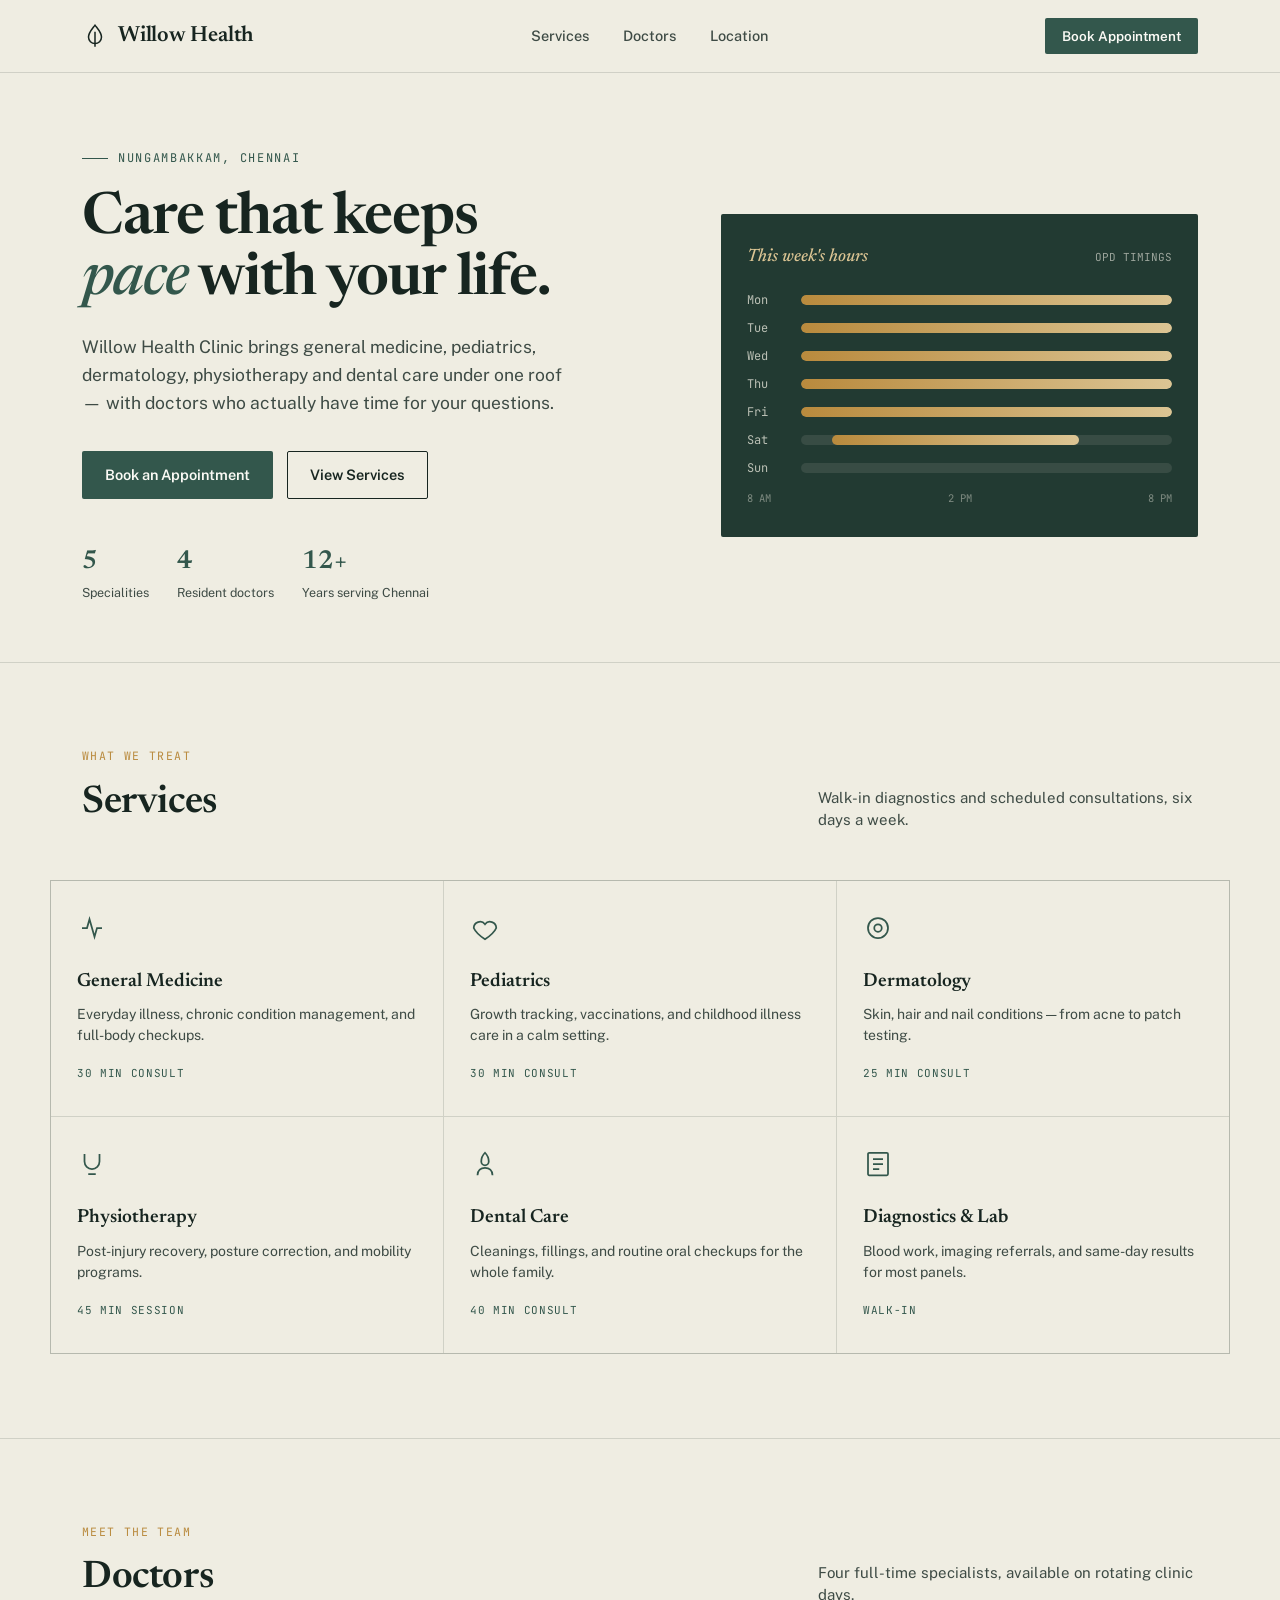
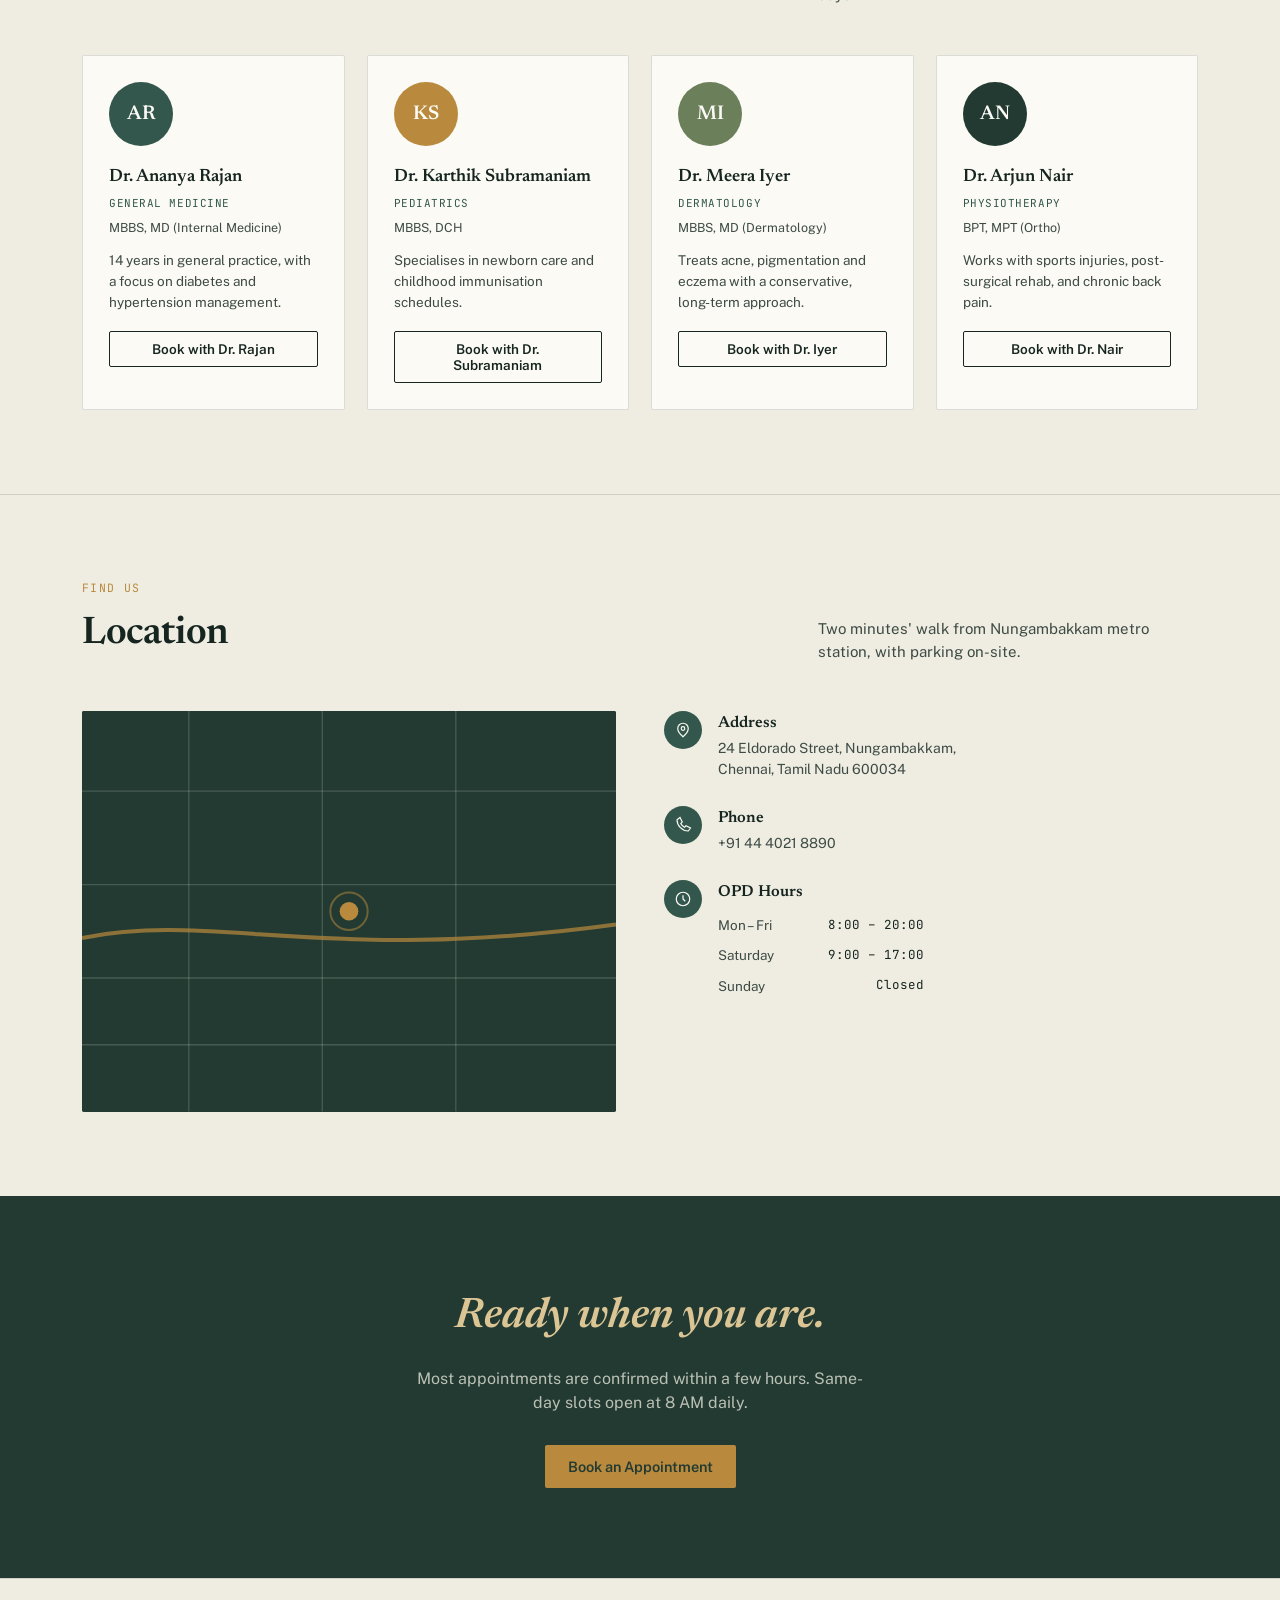
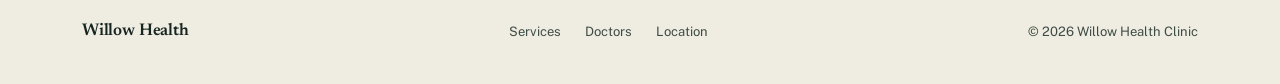
<file: FrontEnd/Index.html>
<!DOCTYPE html>
<html lang="en">
<head>
<meta charset="UTF-8">
<meta name="viewport" content="width=device-width, initial-scale=1.0">
<title>Willow Health Clinic — Book an Appointment</title>
<link rel="preconnect" href="https://fonts.googleapis.com">
<link href="https://fonts.googleapis.com/css2?family=Newsreader:ital,wght@0,400;0,500;0,600;1,500;1,600&family=Public+Sans:wght@400;500;600;700&family=JetBrains+Mono:wght@400;500&display=swap" rel="stylesheet">
<link rel="stylesheet" href="Style.css">
</head>
<body>
<header>
  <nav>
    <div class="logo">
      <svg viewBox="0 0 24 24" fill="none"><path d="M12 2C9 6 6 9 6 13a6 6 0 0012 0c0-4-3-7-6-11z" stroke="currentColor" stroke-width="1.4" fill="none"/><path d="M12 8v14" stroke="currentColor" stroke-width="1.4"/></svg>
      Willow Health
    </div>
    <div class="nav-links">
      <a href="#services">Services</a>
      <a href="#doctors">Doctors</a>
      <a href="#location">Location</a>
    </div>
    <button class="btn btn-primary btn-sm nav-cta" onclick="openModal()">Book Appointment</button>
    <button class="menu-btn" onclick="document.querySelector('.nav-links').classList.toggle('mobile-open'); document.querySelector('.nav-links').style.display = document.querySelector('.nav-links').style.display === 'flex' ? 'none' : 'flex'; document.querySelector('.nav-links').style.flexDirection='column'; document.querySelector('.nav-links').style.position='absolute'; document.querySelector('.nav-links').style.top='64px'; document.querySelector('.nav-links').style.left='0'; document.querySelector('.nav-links').style.right='0'; document.querySelector('.nav-links').style.background='var(--paper)'; document.querySelector('.nav-links').style.padding='20px 32px'; document.querySelector('.nav-links').style.borderBottom='1px solid var(--line)';" aria-label="Menu">
      <svg width="18" height="18" viewBox="0 0 24 24" fill="none"><path d="M3 6h18M3 12h18M3 18h18" stroke="currentColor" stroke-width="1.6"/></svg>
    </button>
  </nav>
</header>

<section class="hero" style="border-top:none;">
  <div class="wrap hero-grid">
    <div>
      <span class="eyebrow">Nungambakkam, Chennai</span>
      <h1>Care that keeps<br><em>pace</em> with your life.</h1>
      <p class="lead">Willow Health Clinic brings general medicine, pediatrics, dermatology, physiotherapy and dental care under one roof — with doctors who actually have time for your questions.</p>
      <div class="hero-actions">
        <button class="btn btn-primary" onclick="openModal()">Book an Appointment</button>
        <a href="#services" class="btn btn-ghost">View Services</a>
      </div>
      <div class="hero-meta">
        <div><div class="num">5</div><div class="lbl">Specialities</div></div>
        <div><div class="num">4</div><div class="lbl">Resident doctors</div></div>
        <div><div class="num">12+</div><div class="lbl">Years serving Chennai</div></div>
      </div>
    </div>
    <div class="rhythm">
      <div class="rhythm-head">
        <h3>This week's hours</h3>
        <span>OPD TIMINGS</span>
      </div>
      <div id="rhythmRows"></div>
      <div class="rhythm-foot"><span>8 AM</span><span>2 PM</span><span>8 PM</span></div>
    </div>
  </div>
</section>

<section id="services">
  <div class="wrap">
    <div class="sec-head">
      <div>
        <span class="sec-eyebrow">What we treat</span>
        <h2>Services</h2>
      </div>
      <p>Walk-in diagnostics and scheduled consultations, six days a week.</p>
    </div>
  </div>
  <div class="wrap" style="padding:0;">
    <div class="services-grid">

      <div class="service-card">
        <svg viewBox="0 0 24 24" fill="none" stroke="currentColor" stroke-width="1.4"><path d="M4 12h4l2-7 4 14 2-7h4"/></svg>
        <h3>General Medicine</h3>
        <p>Everyday illness, chronic condition management, and full-body checkups.</p>
        <span class="dur">30 min consult</span>
      </div>

      <div class="service-card">
        <svg viewBox="0 0 24 24" fill="none" stroke="currentColor" stroke-width="1.4"><path d="M12 21s-7-4.5-9-9a5 5 0 019-3 5 5 0 019 3c-2 4.5-9 9-9 9z"/></svg>
        <h3>Pediatrics</h3>
        <p>Growth tracking, vaccinations, and childhood illness care in a calm setting.</p>
        <span class="dur">30 min consult</span>
      </div>

      <div class="service-card">
        <svg viewBox="0 0 24 24" fill="none" stroke="currentColor" stroke-width="1.4"><circle cx="12" cy="12" r="8"/><circle cx="12" cy="12" r="3"/></svg>
        <h3>Dermatology</h3>
        <p>Skin, hair and nail conditions — from acne to patch testing.</p>
        <span class="dur">25 min consult</span>
      </div>

      <div class="service-card">
        <svg viewBox="0 0 24 24" fill="none" stroke="currentColor" stroke-width="1.4"><path d="M6 4v6a6 6 0 0012 0V4M9 20h6"/></svg>
        <h3>Physiotherapy</h3>
        <p>Post-injury recovery, posture correction, and mobility programs.</p>
        <span class="dur">45 min session</span>
      </div>

      <div class="service-card">
        <svg viewBox="0 0 24 24" fill="none" stroke="currentColor" stroke-width="1.4"><path d="M12 3c2 2 3 4 3 7a3 3 0 01-6 0c0-3 1-5 3-7z"/><path d="M6 21c0-4 2.7-6 6-6s6 2 6 6"/></svg>
        <h3>Dental Care</h3>
        <p>Cleanings, fillings, and routine oral checkups for the whole family.</p>
        <span class="dur">40 min consult</span>
      </div>

      <div class="service-card">
        <svg viewBox="0 0 24 24" fill="none" stroke="currentColor" stroke-width="1.4"><rect x="4" y="3" width="16" height="18" rx="1"/><path d="M8 8h8M8 12h8M8 16h5"/></svg>
        <h3>Diagnostics &amp; Lab</h3>
        <p>Blood work, imaging referrals, and same-day results for most panels.</p>
        <span class="dur">Walk-in</span>
      </div>

    </div>
  </div>
</section>

<section id="doctors">
  <div class="wrap">
    <div class="sec-head">
      <div>
        <span class="sec-eyebrow">Meet the team</span>
        <h2>Doctors</h2>
      </div>
      <p>Four full-time specialists, available on rotating clinic days.</p>
    </div>
    <div class="doctors-grid">

      <div class="doc-card">
        <div class="avatar" style="background:#33574C;">AR</div>
        <h3>Dr. Ananya Rajan</h3>
        <div class="spec">General Medicine</div>
        <div class="creds">MBBS, MD (Internal Medicine)</div>
        <p class="bio">14 years in general practice, with a focus on diabetes and hypertension management.</p>
        <button class="btn btn-ghost btn-sm" onclick="openModal('Dr. Ananya Rajan')">Book with Dr. Rajan</button>
      </div>

      <div class="doc-card">
        <div class="avatar" style="background:#B98A3D;">KS</div>
        <h3>Dr. Karthik Subramaniam</h3>
        <div class="spec">Pediatrics</div>
        <div class="creds">MBBS, DCH</div>
        <p class="bio">Specialises in newborn care and childhood immunisation schedules.</p>
        <button class="btn btn-ghost btn-sm" onclick="openModal('Dr. Karthik Subramaniam')">Book with Dr. Subramaniam</button>
      </div>

      <div class="doc-card">
        <div class="avatar" style="background:#6B7F5A;">MI</div>
        <h3>Dr. Meera Iyer</h3>
        <div class="spec">Dermatology</div>
        <div class="creds">MBBS, MD (Dermatology)</div>
        <p class="bio">Treats acne, pigmentation and eczema with a conservative, long-term approach.</p>
        <button class="btn btn-ghost btn-sm" onclick="openModal('Dr. Meera Iyer')">Book with Dr. Iyer</button>
      </div>

      <div class="doc-card">
        <div class="avatar" style="background:#223A32;">AN</div>
        <h3>Dr. Arjun Nair</h3>
        <div class="spec">Physiotherapy</div>
        <div class="creds">BPT, MPT (Ortho)</div>
        <p class="bio">Works with sports injuries, post-surgical rehab, and chronic back pain.</p>
        <button class="btn btn-ghost btn-sm" onclick="openModal('Dr. Arjun Nair')">Book with Dr. Nair</button>
      </div>

    </div>
  </div>
</section>

<section id="location">
  <div class="wrap">
    <div class="sec-head">
      <div>
        <span class="sec-eyebrow">Find us</span>
        <h2>Location</h2>
      </div>
      <p>Two minutes' walk from Nungambakkam metro station, with parking on-site.</p>
    </div>
    <div class="loc-grid">
      <div class="map-box">
        <svg viewBox="0 0 400 300" preserveAspectRatio="xMidYMid slice">
          <rect width="400" height="300" fill="#223A32"/>
          <g stroke="rgba(239,237,226,0.18)" stroke-width="1">
            <line x1="0" y1="60" x2="400" y2="60"/>
            <line x1="0" y1="130" x2="400" y2="130"/>
            <line x1="0" y1="200" x2="400" y2="200"/>
            <line x1="0" y1="250" x2="400" y2="250"/>
            <line x1="80" y1="0" x2="80" y2="300"/>
            <line x1="180" y1="0" x2="180" y2="300"/>
            <line x1="280" y1="0" x2="280" y2="300"/>
          </g>
          <path d="M0 170 C 100 150, 180 190, 400 160" stroke="#B98A3D" stroke-width="3" fill="none" opacity="0.7"/>
          <circle cx="200" cy="150" r="7" fill="#B98A3D"/>
          <circle cx="200" cy="150" r="14" fill="none" stroke="#B98A3D" stroke-width="1.5" opacity="0.5"/>
        </svg>
      </div>
      <div class="info-list">
        <div class="info-item">
          <div class="ic"><svg viewBox="0 0 24 24" fill="none" stroke="currentColor" stroke-width="1.6"><path d="M12 21s-7-6-7-11a7 7 0 0114 0c0 5-7 11-7 11z"/><circle cx="12" cy="10" r="2.4"/></svg></div>
          <div>
            <h4>Address</h4>
            <p>24 Eldorado Street, Nungambakkam,<br>Chennai, Tamil Nadu 600034</p>
          </div>
        </div>
        <div class="info-item">
          <div class="ic"><svg viewBox="0 0 24 24" fill="none" stroke="currentColor" stroke-width="1.6"><path d="M4 5c0 8 7 15 15 15l3-4-6-3-2 2c-2-1-4-3-5-5l2-2-3-6z"/></svg></div>
          <div>
            <h4>Phone</h4>
            <p>+91 44 4021 8890</p>
          </div>
        </div>
        <div class="info-item">
          <div class="ic"><svg viewBox="0 0 24 24" fill="none" stroke="currentColor" stroke-width="1.6"><circle cx="12" cy="12" r="9"/><path d="M12 7v5l3 3"/></svg></div>
          <div>
            <h4>OPD Hours</h4>
            <table class="hours-table">
              <tr><td>Mon – Fri</td><td>8:00 – 20:00</td></tr>
              <tr><td>Saturday</td><td>9:00 – 17:00</td></tr>
              <tr><td>Sunday</td><td>Closed</td></tr>
            </table>
          </div>
        </div>
      </div>
    </div>
  </div>
</section>

<div class="cta-band">
  <div class="wrap">
    <h2>Ready when you are.</h2>
    <p>Most appointments are confirmed within a few hours. Same-day slots open at 8 AM daily.</p>
    <button class="btn btn-primary" onclick="openModal()">Book an Appointment</button>
  </div>
</div>

<footer>
  <div class="wrap foot-row">
    <div class="logo">Willow Health</div>
    <div class="foot-links">
      <a href="#services">Services</a>
      <a href="#doctors">Doctors</a>
      <a href="#location">Location</a>
    </div>
    <div class="foot-links" style="color:var(--ink-soft);">© 2026 Willow Health Clinic</div>
  </div>
</footer>

<!-- Booking Modal -->
<div class="modal-overlay" id="modalOverlay" onclick="if(event.target===this) closeModal()">
  <div class="modal" id="modalBody">
    <button class="modal-close" onclick="closeModal()" aria-label="Close">
      <svg width="18" height="18" viewBox="0 0 24 24" fill="none"><path d="M6 6l12 12M18 6L6 18" stroke="currentColor" stroke-width="1.6"/></svg>
    </button>
    <div id="formView">
      <h3>Book an Appointment</h3>
      <p class="sub">We'll confirm your slot by phone within a few hours.</p>
      <form id="bookingForm" onsubmit="submitForm(event)">
        <div class="field">
          <label for="name">Full name</label>
          <input type="text" id="name" required placeholder="Your name">
        </div>
        <div class="field-row">
          <div class="field">
            <label for="phone">Phone</label>
            <input type="tel" id="phone" required placeholder="+91 ">
          </div>
          <div class="field">
            <label for="date">Preferred date</label>
            <input type="date" id="date" required>
          </div>
        </div>
        <div class="field">
          <label for="service">Service</label>
          <select id="service" required>
            <option value="">Select a service</option>
            <option>General Medicine</option>
            <option>Pediatrics</option>
            <option>Dermatology</option>
            <option>Physiotherapy</option>
            <option>Dental Care</option>
            <option>Diagnostics & Lab</option>
          </select>
        </div>
        <div class="field">
          <label for="doctor">Preferred doctor (optional)</label>
          <select id="doctor">
            <option value="">No preference</option>
            <option>Dr. Ananya Rajan</option>
            <option>Dr. Karthik Subramaniam</option>
            <option>Dr. Meera Iyer</option>
            <option>Dr. Arjun Nair</option>
          </select>
        </div>
        <button type="submit" class="btn btn-primary">Request Appointment</button>
      </form>
    </div>
    <div id="confirmView" style="display:none;">
      <div class="confirm">
        <div class="ic-ok"><svg width="24" height="24" viewBox="0 0 24 24" fill="none"><path d="M5 13l4 4L19 7" stroke="currentColor" stroke-width="2"/></svg></div>
        <h3>Request received</h3>
        <p id="confirmText">We'll call you shortly to confirm your slot.</p>
        <button class="btn btn-ghost" style="margin-top:22px;width:100%;" onclick="closeModal()">Done</button>
      </div>
    </div>
  </div>
</div>
<script src="Script.js"></script>
</body>
</html>
</file>
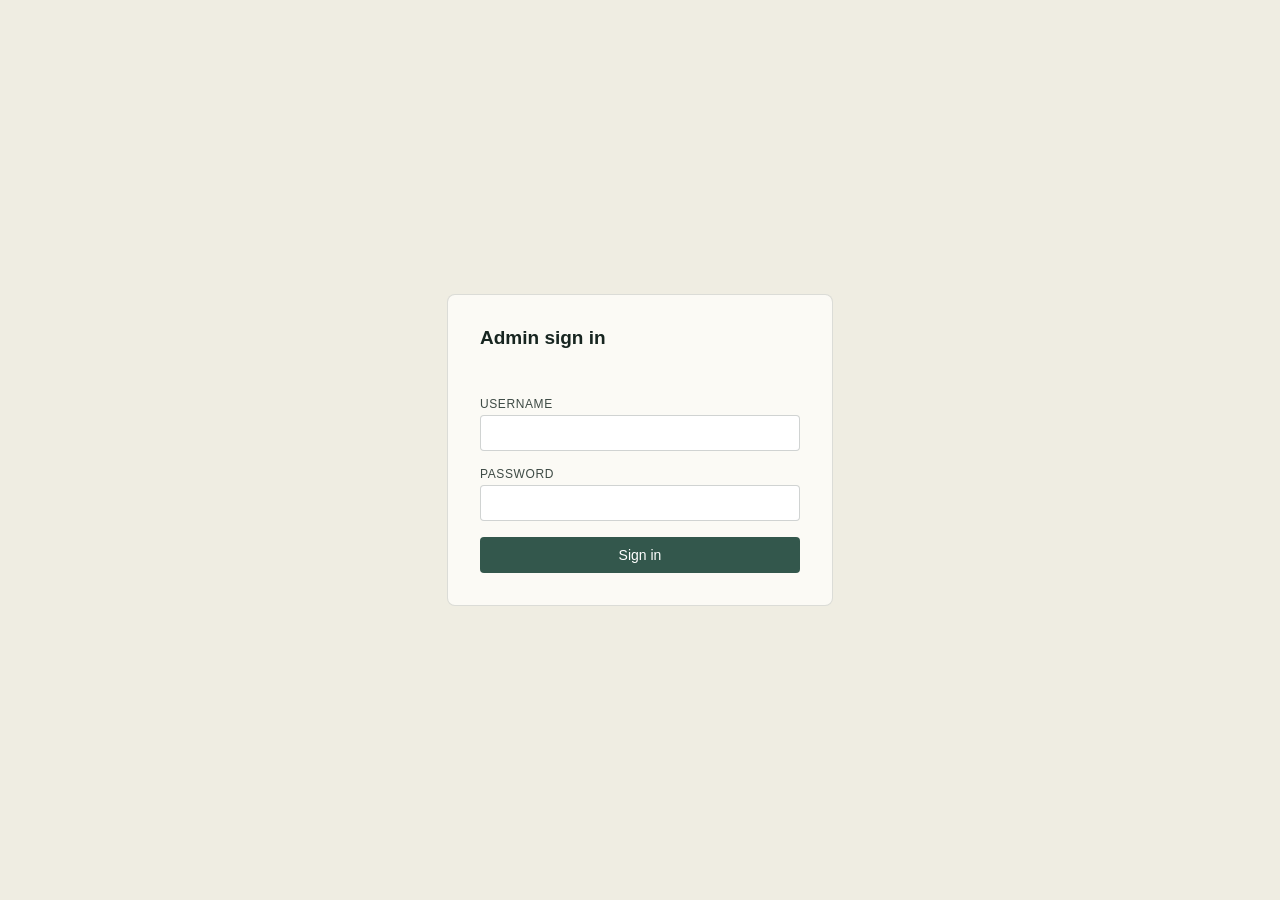
<file: Backend/login.html>
<!DOCTYPE html>
<html lang="en">
<head>
<meta charset="UTF-8">
<title>Willow Health — Admin Login</title>
<style>
  body{ font-family: -apple-system, Arial, sans-serif; background:#EFEDE2; color:#172520;
        margin:0; min-height:100vh; display:flex; align-items:center; justify-content:center; }
  .card{ background:#FBFAF5; border:1px solid rgba(23,37,32,0.14); border-radius:8px;
         padding:32px; width:320px; }
  h1{ font-size:19px; margin:0 0 20px; }
  label{ display:block; font-size:12px; text-transform:uppercase; letter-spacing:0.05em;
         color:#3E4B45; margin-bottom:4px; }
  input{ width:100%; box-sizing:border-box; padding:9px 10px; margin-bottom:16px;
         border:1px solid rgba(23,37,32,0.2); border-radius:4px; font-size:14px; }
  button{ width:100%; padding:10px; background:#33574C; color:#fff; border:none;
          border-radius:4px; font-size:14px; cursor:pointer; }
  button:disabled{ opacity:0.6; cursor:default; }
  .error{ color:#c0504d; font-size:13px; margin-bottom:12px; min-height:16px; }
</style>
</head>
<body>
  <form class="card" id="loginForm">
    <h1>Admin sign in</h1>
    <div class="error" id="errorMsg"></div>
    <label for="username">Username</label>
    <input id="username" name="username" autocomplete="username" required>
    <label for="password">Password</label>
    <input id="password" name="password" type="password" autocomplete="current-password" required>
    <button type="submit" id="submitBtn">Sign in</button>
  </form>

  <script>
    // Point this at your running backend
    const API_BASE = "https://willow-clinic-api.onrender.com";

    const form = document.getElementById('loginForm');
    const errorEl = document.getElementById('errorMsg');
    const btn = document.getElementById('submitBtn');

    // If already logged in, skip straight to the dashboard.
    if (localStorage.getItem('adminToken')) {
      window.location.href = '/admin/dashboard';
    }

    form.addEventListener('submit', async (e) => {
      e.preventDefault();
      errorEl.textContent = '';
      btn.disabled = true;
      btn.textContent = 'Signing in…';

      const username = document.getElementById('username').value;
      const password = document.getElementById('password').value;

      try {
        const res = await fetch(`${API_BASE}/api/login`, {
          method: 'POST',
          headers: {'Content-Type': 'application/json'},
          body: JSON.stringify({username, password})
        });
        if (!res.ok) {
          throw new Error('Invalid username or password');
        }
        const data = await res.json();
        localStorage.setItem('adminToken', data.token);
        window.location.href = '/admin/dashboard';
      } catch (err) {
        errorEl.textContent = err.message || 'Sign in failed';
        btn.disabled = false;
        btn.textContent = 'Sign in';
      }
    });
  </script>
</body>
</html>
</file>
<file: FrontEnd/Style.css>
:root{
    --paper: #EFEDE2;
    --paper-dim: #E6E3D4;
    --ink: #172520;
    --ink-soft: #3E4B45;
    --pine: #33574C;
    --pine-deep: #223A32;
    --gold: #B98A3D;
    --gold-soft: #DCC594;
    --line: rgba(23,37,32,0.14);
    --white: #FBFAF5;
    --radius: 2px;
    --display: 'Newsreader', serif;
    --body: 'Public Sans', sans-serif;
    --mono: 'JetBrains Mono', monospace;
  }
  *{ box-sizing: border-box; margin:0; padding:0; }
  html{ scroll-behavior: smooth; }
  body{
    background: var(--paper);
    color: var(--ink);
    font-family: var(--body);
    line-height: 1.5;
    -webkit-font-smoothing: antialiased;
  }
  a{ color: inherit; text-decoration:none; }
  img{ max-width:100%; display:block; }
  .wrap{ max-width: 1180px; margin: 0 auto; padding: 0 32px; }
  @media (max-width: 640px){ .wrap{ padding: 0 20px; } }

  :focus-visible{ outline: 2px solid var(--gold); outline-offset: 3px; }

  /* ---------- NAV ---------- */
  header{
    position: sticky; top:0; z-index: 50;
    background: rgba(239,237,226,0.92);
    backdrop-filter: blur(6px);
    border-bottom: 1px solid var(--line);
  }
  nav{
    display:flex; align-items:center; justify-content:space-between;
    padding: 18px 32px; max-width: 1180px; margin: 0 auto;
  }
  .logo{ display:flex; align-items:center; gap:10px; font-family: var(--display); font-size: 22px; font-weight:600; letter-spacing: -0.01em; }
  .logo svg{ width:26px; height:26px; flex-shrink:0; }
  .nav-links{ display:flex; gap:34px; align-items:center; }
  .nav-links a{ font-size: 14.5px; font-weight:500; color: var(--ink-soft); transition: color .15s; }
  .nav-links a:hover{ color: var(--pine); }
  .btn{
    display:inline-flex; align-items:center; justify-content:center; gap:8px;
    font-family: var(--body); font-weight:600; font-size:14.5px;
    padding: 12px 22px; border-radius: var(--radius); border:1px solid transparent;
    cursor:pointer; transition: transform .15s ease, background .15s ease, box-shadow .15s ease;
  }
  .btn-primary{ background: var(--pine); color: var(--white); }
  .btn-primary:hover{ background: var(--pine-deep); transform: translateY(-1px); }
  .btn-ghost{ border-color: var(--ink); color: var(--ink); background: transparent; }
  .btn-ghost:hover{ background: var(--ink); color: var(--white); }
  .btn-sm{ padding: 9px 16px; font-size: 13.5px; }
  .nav-cta{ display:none; }
  @media (min-width: 860px){ .nav-cta{ display:inline-flex; } }
  .nav-links{ display:none; }
  @media (min-width: 860px){ .nav-links{ display:flex; } }
  .menu-btn{ display:inline-flex; background:none;border:1px solid var(--ink); padding:9px 12px; border-radius:var(--radius); cursor:pointer; }
  @media (min-width: 860px){ .menu-btn{ display:none; } }

  /* ---------- HERO ---------- */
  .hero{ padding: 76px 0 60px; }
  .hero-grid{ display:grid; grid-template-columns: 1.1fr 0.9fr; gap: 56px; align-items:center; }
  @media (max-width: 900px){ .hero-grid{ grid-template-columns: 1fr; gap: 40px; } }
  .eyebrow{
    font-family: var(--mono); font-size: 12px; letter-spacing: 0.14em; text-transform: uppercase;
    color: var(--pine); display:flex; align-items:center; gap:10px; margin-bottom: 22px;
  }
  .eyebrow::before{ content:''; width:26px; height:1px; background: var(--pine); display:inline-block; }
  h1{
    font-family: var(--display); font-weight:600; letter-spacing: -0.02em;
    font-size: clamp(36px, 5.4vw, 58px); line-height: 1.05; color: var(--ink);
  }
  h1 em{ font-style: italic; font-weight: 500; color: var(--pine); }
  .hero p.lead{ margin-top: 22px; font-size: 17.5px; color: var(--ink-soft); max-width: 480px; line-height:1.6; }
  .hero-actions{ display:flex; gap:14px; margin-top: 34px; flex-wrap:wrap; }
  .hero-meta{ display:flex; gap: 28px; margin-top: 44px; flex-wrap:wrap; }
  .hero-meta .num{ font-family: var(--display); font-size: 26px; font-weight:600; color: var(--pine); }
  .hero-meta .lbl{ font-size: 12.5px; color: var(--ink-soft); margin-top:2px; }

  /* Signature: weekly rhythm strip */
  .rhythm{
    background: var(--pine-deep); color: var(--paper);
    border-radius: var(--radius); padding: 30px 26px;
  }
  .rhythm-head{ display:flex; justify-content:space-between; align-items:baseline; margin-bottom: 20px; }
  .rhythm-head h3{ font-family: var(--display); font-weight:500; font-size: 18px; font-style: italic; color: var(--gold-soft); }
  .rhythm-head span{ font-family: var(--mono); font-size: 11px; color: rgba(239,237,226,0.6); }
  .rhythm-row{ display:grid; grid-template-columns: 42px 1fr; align-items:center; gap: 12px; margin-bottom: 10px; }
  .rhythm-row .day{ font-family: var(--mono); font-size: 12px; color: rgba(239,237,226,0.75); }
  .rhythm-track{ position:relative; height: 10px; background: rgba(239,237,226,0.1); border-radius: 6px; overflow:hidden; }
  .rhythm-bar{ position:absolute; top:0; bottom:0; background: linear-gradient(90deg, var(--gold), var(--gold-soft)); border-radius: 6px; }
  .rhythm-foot{ display:flex; justify-content:space-between; margin-top: 14px; font-family: var(--mono); font-size: 10.5px; color: rgba(239,237,226,0.45); }

  /* ---------- SECTION HEADS ---------- */
  section{ padding: 84px 0; border-top: 1px solid var(--line); }
  .sec-head{ display:flex; justify-content:space-between; align-items:flex-end; gap: 24px; margin-bottom: 48px; flex-wrap:wrap; }
  .sec-head h2{ font-family: var(--display); font-weight:600; font-size: clamp(28px, 3.4vw, 38px); letter-spacing:-0.01em; }
  .sec-head p{ color: var(--ink-soft); max-width: 380px; font-size: 15px; }
  .sec-eyebrow{ font-family: var(--mono); font-size: 11.5px; letter-spacing:0.12em; text-transform:uppercase; color: var(--gold); margin-bottom:10px; display:block; }

  /* ---------- SERVICES ---------- */
  .services-grid{ display:grid; grid-template-columns: repeat(3, 1fr); gap: 1px; background: var(--line); border: 1px solid var(--line); }
  @media (max-width: 860px){ .services-grid{ grid-template-columns: repeat(2, 1fr); } }
  @media (max-width: 560px){ .services-grid{ grid-template-columns: 1fr; } }
  .service-card{ background: var(--paper); padding: 32px 26px; transition: background .15s; }
  .service-card:hover{ background: var(--paper-dim); }
  .service-card svg{ width:30px; height:30px; color: var(--pine); margin-bottom: 18px; }
  .service-card h3{ font-family: var(--display); font-weight:600; font-size: 19px; margin-bottom: 8px; }
  .service-card p{ font-size: 14px; color: var(--ink-soft); margin-bottom: 14px; }
  .service-card .dur{ font-family: var(--mono); font-size: 11px; color: var(--pine); text-transform:uppercase; letter-spacing:0.06em; }

  /* ---------- DOCTORS ---------- */
  .doctors-grid{ display:grid; grid-template-columns: repeat(4, 1fr); gap: 22px; }
  @media (max-width: 980px){ .doctors-grid{ grid-template-columns: repeat(2, 1fr); } }
  @media (max-width: 560px){ .doctors-grid{ grid-template-columns: 1fr; } }
  .doc-card{ background: var(--white); border: 1px solid var(--line); padding: 26px; border-radius: var(--radius); }
  .avatar{
    width: 64px; height:64px; border-radius: 50%; display:flex; align-items:center; justify-content:center;
    font-family: var(--display); font-weight:600; font-size: 20px; color: var(--white);
    margin-bottom: 18px;
  }
  .doc-card h3{ font-family: var(--display); font-weight:600; font-size: 18px; }
  .doc-card .spec{ font-family: var(--mono); font-size: 11px; color: var(--pine); text-transform:uppercase; letter-spacing:0.05em; margin-top: 4px; }
  .doc-card .creds{ font-size: 12.5px; color: var(--ink-soft); margin-top: 8px; }
  .doc-card .bio{ font-size: 13.5px; color: var(--ink-soft); margin-top: 12px; line-height:1.55; }
  .doc-card .btn{ margin-top: 18px; width:100%; }

  /* ---------- LOCATION ---------- */
  .loc-grid{ display:grid; grid-template-columns: 1fr 1fr; gap: 48px; align-items:start; }
  @media (max-width: 860px){ .loc-grid{ grid-template-columns: 1fr; } }
  .map-box{
    aspect-ratio: 4/3; background: var(--pine-deep); border-radius: var(--radius); position:relative; overflow:hidden;
  }
  .map-box svg{ width:100%; height:100%; }
  .map-pin{ position:absolute; top:50%; left:50%; transform: translate(-50%,-100%); }
  .info-list{ display:flex; flex-direction:column; gap: 26px; }
  .info-item{ display:flex; gap: 16px; }
  .info-item .ic{ width:38px; height:38px; border-radius:50%; background: var(--pine); color:var(--white); display:flex; align-items:center; justify-content:center; flex-shrink:0; }
  .info-item .ic svg{ width:18px; height:18px; }
  .info-item h4{ font-family: var(--display); font-weight:600; font-size:16px; margin-bottom:3px; }
  .info-item p{ font-size: 14px; color: var(--ink-soft); }
  .hours-table{ width:100%; border-collapse:collapse; margin-top:6px; }
  .hours-table td{ padding: 5px 0; font-size: 13.5px; }
  .hours-table td:first-child{ color: var(--ink-soft); width: 110px; }
  .hours-table td:last-child{ font-family: var(--mono); font-size: 12.5px; text-align:right; }

  /* ---------- FOOTER CTA ---------- */
  .cta-band{ background: var(--pine-deep); color: var(--paper); text-align:center; padding: 90px 0; border-top:none; }
  .cta-band h2{ font-family: var(--display); font-weight:600; font-style:italic; font-size: clamp(28px,4vw,42px); color: var(--gold-soft); margin-bottom:18px; }
  .cta-band p{ color: rgba(239,237,226,0.75); max-width: 460px; margin: 0 auto 30px; }
  .cta-band .btn-primary{ background: var(--gold); color: var(--pine-deep); }
  .cta-band .btn-primary:hover{ background: var(--gold-soft); }

  footer{ padding: 40px 0; border-top: 1px solid var(--line); }
  .foot-row{ display:flex; justify-content:space-between; align-items:center; flex-wrap:wrap; gap: 16px; }
  .foot-row .logo{ font-size:17px; }
  .foot-links{ display:flex; gap: 24px; font-size: 13px; color: var(--ink-soft); }

  /* ---------- MODAL ---------- */
  .modal-overlay{
    position:fixed; inset:0; background: rgba(23,37,32,0.55); display:none; align-items:center; justify-content:center;
    padding: 20px; z-index: 100;
  }
  .modal-overlay.open{ display:flex; }
  .modal{
    background: var(--white); border-radius: var(--radius); max-width: 460px; width:100%; max-height: 90vh; overflow-y:auto;
    padding: 34px; position:relative;
  }
  .modal-close{ position:absolute; top:18px; right:18px; background:none; border:none; cursor:pointer; color: var(--ink-soft); }
  .modal h3{ font-family: var(--display); font-weight:600; font-size: 24px; margin-bottom: 6px; }
  .modal p.sub{ font-size: 13.5px; color: var(--ink-soft); margin-bottom: 24px; }
  .field{ margin-bottom: 16px; }
  .field label{ display:block; font-size: 12.5px; font-weight:600; margin-bottom: 6px; color: var(--ink); }
  .field input, .field select{
    width:100%; padding: 10px 12px; border: 1px solid var(--line); border-radius: var(--radius);
    font-family: var(--body); font-size: 14px; background: var(--paper); color: var(--ink);
  }
  .field input:focus, .field select:focus{ outline: 2px solid var(--gold); outline-offset:1px; border-color: var(--pine); }
  .field-row{ display:grid; grid-template-columns: 1fr 1fr; gap: 12px; }
  .modal .btn{ width:100%; margin-top: 6px; }
  .confirm{ text-align:center; padding: 20px 0; }
  .confirm .ic-ok{ width:52px; height:52px; border-radius:50%; background: var(--pine); color:var(--white); display:flex; align-items:center; justify-content:center; margin: 0 auto 18px; }
  .confirm h3{ margin-bottom:10px; }
  .confirm p{ font-size:14px; color: var(--ink-soft); }

  @media (prefers-reduced-motion: reduce){
    html{ scroll-behavior:auto; }
    *{ transition:none !important; animation:none !important; }
  }
</file>
